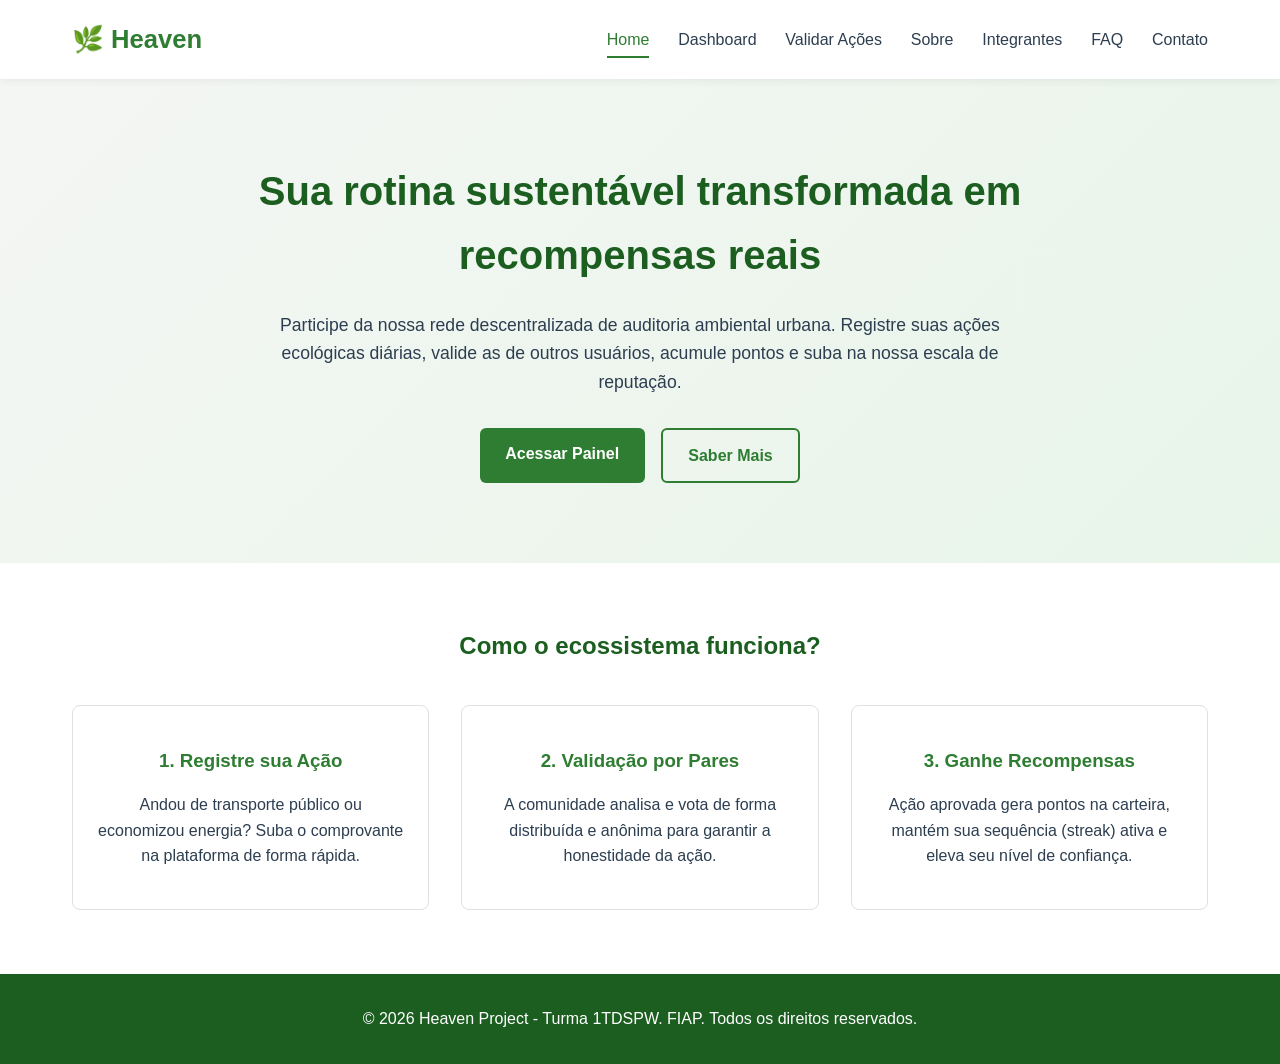
<file: index.html>
<!DOCTYPE html>
<html lang="pt-BR">
<head>
    <meta charset="UTF-8">
    <meta name="viewport" content="width=device-width, initial-scale=1.0">
    <title>Heaven - Gamificação Sustentável</title>
    <link rel="stylesheet" href="css/style.css">
</head>

<body>

    <header>
        <nav class="nav-container">
            <a href="index.html" class="logo">🌿 Heaven</a>

            <button class="menu-toggle" aria-label="Abrir Menu" aria-expanded="false">
                <span></span>
                <span></span>
                <span></span>
            </button>
            <ul class="nav-menu">
                <li><a href="index.html" class="active">Home</a></li>
                <li><a href="paginas/solucao-dashboard.html">Dashboard</a></li>
                <li><a href="paginas/solucao-validar.html">Validar Ações</a></li>
                <li><a href="paginas/sobre.html">Sobre</a></li>
                <li><a href="paginas/integrantes.html">Integrantes</a></li>
                <li><a href="paginas/faq.html">FAQ</a></li>
                <li><a href="paginas/contato.html">Contato</a></li>
            </ul>
        </nav>
    </header>

    <main>
        <section class="hero-section">
            <div class="hero-content">
                <h1>Sua rotina sustentável transformada em recompensas reais</h1>

                <p>
                    Participe da nossa rede descentralizada de auditoria ambiental urbana.
                    Registre suas ações ecológicas diárias, valide as de outros usuários,
                    acumule pontos e suba na nossa escala de reputação.
                </p>

                <div class="hero-buttons">
                    <a href="paginas/solucao-dashboard.html" class="btn btn-primary">Acessar Painel</a>
                    <a href="paginas/sobre.html" class="btn btn-secondary">Saber Mais</a>
                </div>
            </div>
        </section>

        <section class="features-section">
            <h2>Como o ecossistema funciona?</h2>

            <div class="features-grid">
                <article class="feature-card">
                    <h3>1. Registre sua Ação</h3>
                    <p>
                        Andou de transporte público ou economizou energia?
                        Suba o comprovante na plataforma de forma rápida.
                    </p>
                </article>

                <article class="feature-card">
                    <h3>2. Validação por Pares</h3>
                    <p>
                        A comunidade analisa e vota de forma distribuída e anônima
                        para garantir a honestidade da ação.
                    </p>
                </article>

                <article class="feature-card">
                    <h3>3. Ganhe Recompensas</h3>
                    <p>
                        Ação aprovada gera pontos na carteira, mantém sua sequência
                        (streak) ativa e eleva seu nível de confiança.
                    </p>
                </article>
            </div>
        </section>
    </main>

    <footer>
        <p>&copy; 2026 Heaven Project - Turma 1TDSPW. FIAP. Todos os direitos reservados.</p>
    </footer>

    <script src="js/main.js"></script>
</body>
</html>
</file>
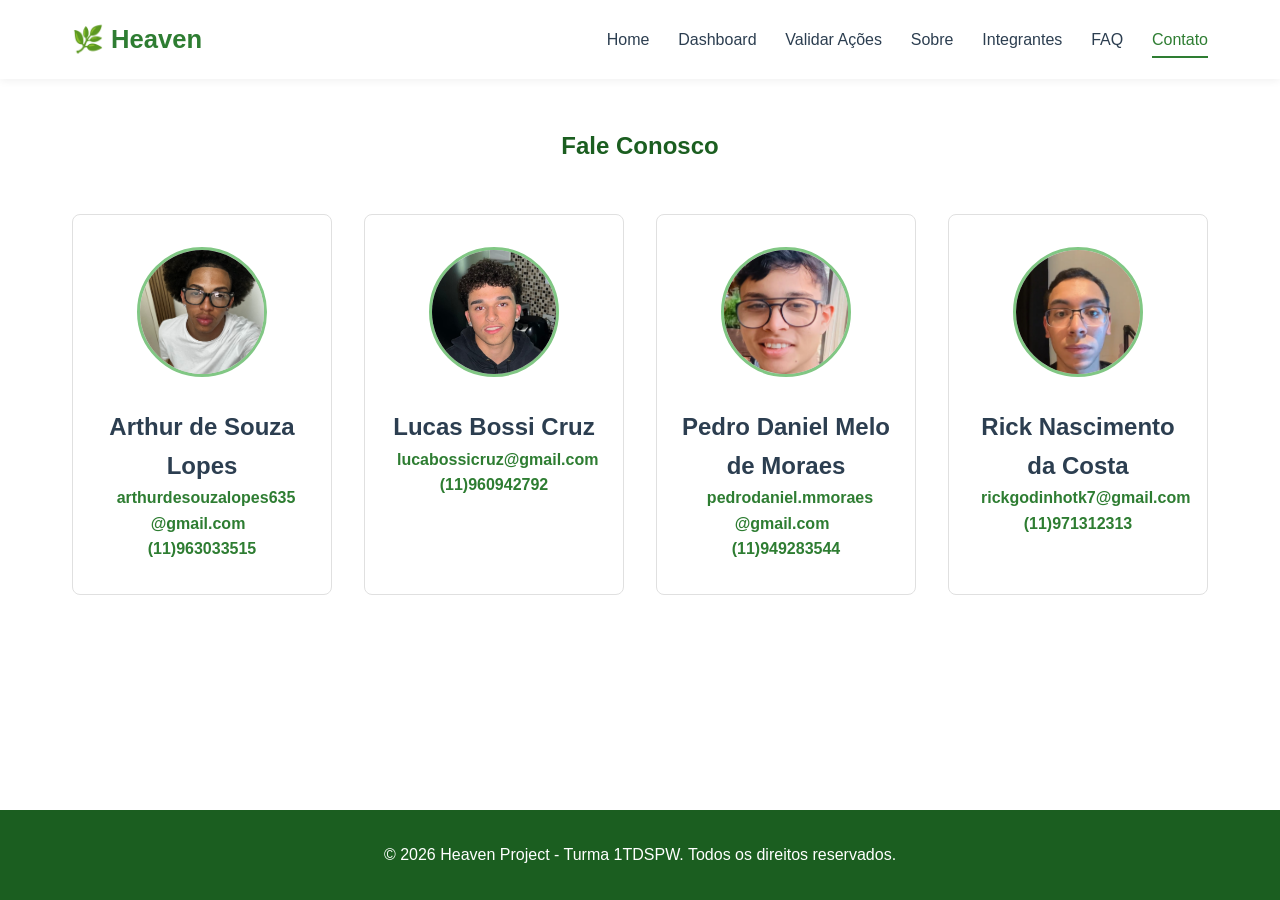
<file: paginas/contato.html>
<!DOCTYPE html>
<html lang="pt-BR">

<head>
    <meta charset="UTF-8">
    <meta name="viewport" content="width=device-width, initial-scale=1.0">
    <title>Heaven - Contato</title>

    <link rel="stylesheet" href="../css/style.css">

    <style>
        /* CSS focado na página de integrantes, sem quebrar separação de arquivos */

        .grid-equipe {
            display: grid;
            grid-template-columns: repeat(auto-fit, minmax(240px, 1fr));
            gap: 2rem;
            max-width: 1200px;
            margin: 3rem auto;
            padding: 0 2rem;
        }

        .card-integrante {
            border: 1px solid var(--gray-border);
            border-radius: 8px;
            padding: 2rem 1.5rem;
            text-align: center;
            background-color: var(--white);
            transition: var(--transition);
        }

        .card-integrante:hover {
            box-shadow: 0 8px 16px rgba(0, 0, 0, 0.06);
        }

        .foto-perfil {
            width: 130px;
            height: 130px;
            border-radius: 50%;
            background-color: #ddd;
            /* Placeholder caso estejam sem foto no momento */
            
            margin: 0 auto 1.5rem;
            object-fit: cover;
            border: 3px solid var(--secondary-color);
        }

        .links-sociais a {
            margin: 0 0.5rem;
            color: var(--primary-color);
            text-decoration: none;
            font-weight: 600;
        }

        .links-sociais a:hover {
            color: var(--dark-color);
        }
    </style>
</head>

<body>

    <header>
        <nav class="nav-container">
            <a href="../index.html" class="logo">🌿 Heaven</a>

            <button class="menu-toggle" aria-label="Abrir Menu">
                <span></span>
                <span></span>
                <span></span>
            </button>

            <ul class="nav-menu">
                <li><a href="../index.html">Home</a></li>
                <li><a href="solucao-dashboard.html">Dashboard</a></li>
                <li><a href="solucao-validar.html">Validar Ações</a></li>
                <li><a href="sobre.html">Sobre</a></li>
                <li><a href="integrantes.html">Integrantes</a></li>
                <li><a href="faq.html">FAQ</a></li>
                <li><a href="contato.html" class="active">Contato</a></li>
            </ul>
        </nav>
    </header>

    <main>

        <section style="text-align: center; padding: 3rem 2rem 0;">
            <h1 style="color: var(--dark-color);">Fale Conosco</h1>
        </section>

        <div class="grid-equipe">

            <article class="card-integrante">
                <img src="../img/Image.jfif" alt="Arthur de Souza Lopes" class="foto-perfil">

                <h2>Arthur de Souza Lopes</h2>
                    <p>
                        
                    </p>
                <div class="links-sociais">
                <a> arthurdesouzalopes635
                    @gmail.com</a>
                    <a>(11)963033515 </a>    
                </div>
            </article>

            <article class="card-integrante">
                <img src="../img/eu lindo.png" alt="Lucas Bossi Cruz" class="foto-perfil">

                <h2>Lucas Bossi Cruz</h2>

                <div class="links-sociais">
                    <a>lucabossicruz@gmail.com</a>
                    <a>(11)960942792 </a>
                </div>
            </article>

            <article class="card-integrante">
                <img src="../img/nielda.webp" alt="Pedro Daniel Melo de Moraes" class="foto-perfil">

                <h2>Pedro Daniel Melo de Moraes</h2>

                <div class="links-sociais">
                    <a>pedrodaniel.mmoraes
                        @gmail.com</a>
                        <a>(11)949283544</a>
                </div>
            </article>

            <article class="card-integrante">
                <img src="../img/Image(Rick).jfif" alt="Rick Nascimento da Costa" class="foto-perfil">

                <h2>Rick Nascimento da Costa</h2>

                <div class="links-sociais">
                    <a>rickgodinhotk7@gmail.com</a>
                    <a>(11)971312313</a>
                </div>
            </article>

        </div>
    </main>

    <footer>
        <p>
            &copy; 2026 Heaven Project - Turma 1TDSPW.
            Todos os direitos reservados.
        </p>
    </footer>

    <script src="../js/main.js"></script>

</body>
</html>
</file>
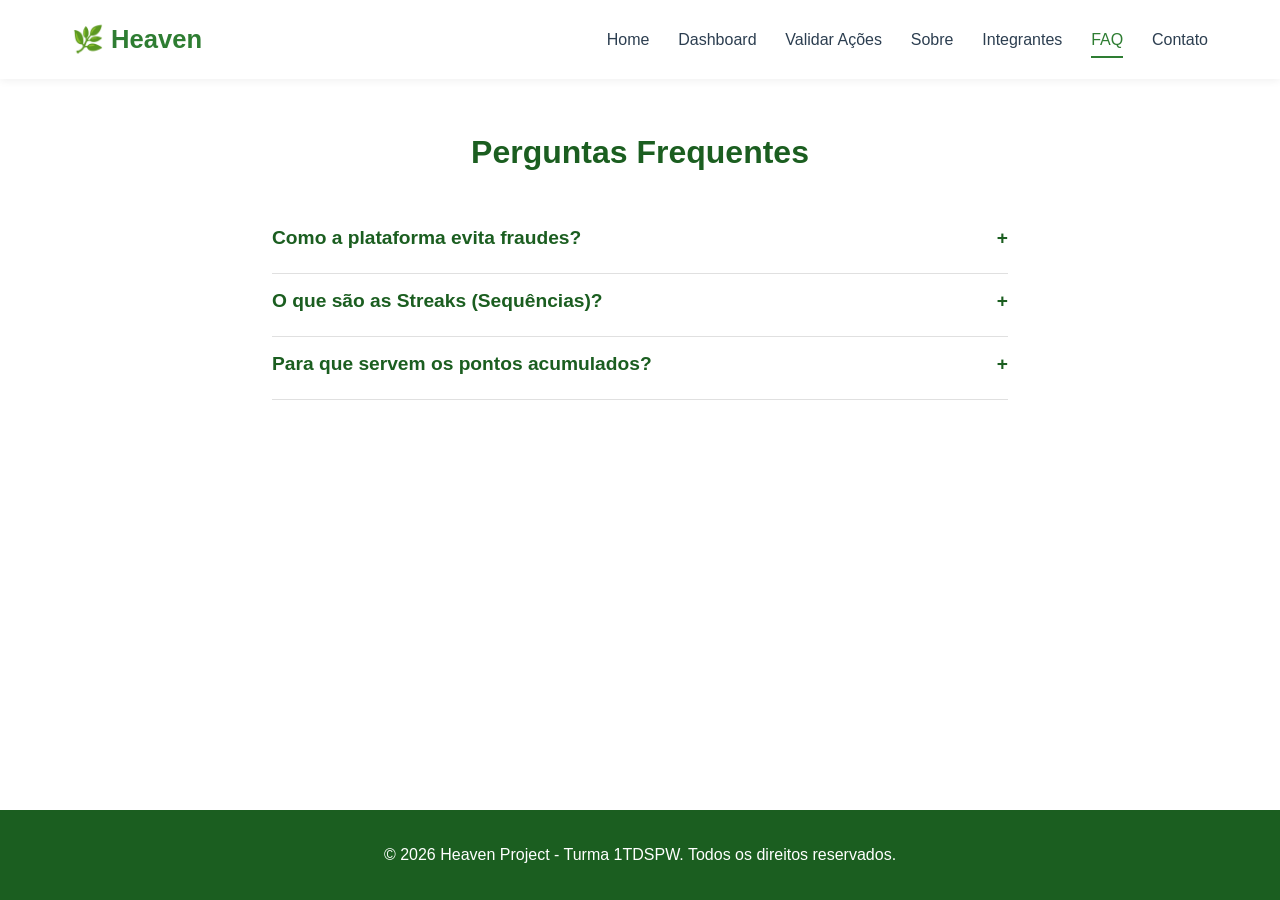
<file: paginas/faq.html>
<!DOCTYPE html>
<html lang="pt-BR">

<head>
    <meta charset="UTF-8">
    <meta name="viewport" content="width=device-width, initial-scale=1.0">
    <title>Heaven - FAQ</title>

    <link rel="stylesheet" href="../css/style.css">

    <style>
        .faq-container {
            max-width: 800px;
            margin: 3rem auto;
            padding: 0 2rem;
        }

        .faq-item {
            border-bottom: 1px solid var(--gray-border);
            padding: 1rem 0;
        }

        .faq-pergunta {
            background: none;
            border: none;
            width: 100%;
            text-align: left;
            font-size: 1.2rem;
            font-weight: 600;
            color: var(--dark-color);
            cursor: pointer;
            display: flex;
            justify-content: space-between;
            align-items: center;
        }

        .faq-resposta {
            max-height: 0;
            overflow: hidden;
            transition: max-height 0.3s ease-out;
            color: #555;
            margin-top: 0.5rem;
        }

        .faq-resposta.open {
            max-height: 200px;
        }
    </style>
</head>

<body>
    <header>
        <nav class="nav-container">
            <a href="../index.html" class="logo">🌿 Heaven</a>

            <button class="menu-toggle" aria-label="Abrir Menu">
                <span></span>
                <span></span>
                <span></span>
            </button>

            <ul class="nav-menu">
                <li><a href="../index.html">Home</a></li>
                <li><a href="solucao-dashboard.html">Dashboard</a></li>
                <li><a href="solucao-validar.html">Validar Ações</a></li>
                <li><a href="sobre.html">Sobre</a></li>
                <li><a href="integrantes.html">Integrantes</a></li>
                <li><a href="faq.html" class="active">FAQ</a></li>
                <li><a href="contato.html">Contato</a></li>
            </ul>
        </nav>
    </header>

    <main class="faq-container">
        <h1 style="color: var(--dark-color); margin-bottom: 2rem; text-align: center;">
            Perguntas Frequentes
        </h1>

        <div class="faq-item">
            <button class="faq-pergunta">
                Como a plataforma evita fraudes?
                <span>+</span>
            </button>

            <div class="faq-resposta">
                <p>
                    Nenhuma validação é feita por um único usuário. Cada ação passa por um
                    comitê aleatório e anônimo. Além disso, usuários que tentam aprovar
                    fraudes perdem pontuação de reputação, diminuindo o peso dos seus
                    votos futuros.
                </p>
            </div>
        </div>

        <div class="faq-item">
            <button class="faq-pergunta">
                O que são as Streaks (Sequências)?
                <span>+</span>
            </button>

            <div class="faq-resposta">
                <p>
                    As Streaks contam quantos dias seguidos você registrou pelo menos
                    uma ação sustentável na plataforma. Manter sequências altas
                    multiplica os pontos recebidos pelas suas atividades cotidianas.
                </p>
            </div>
        </div>

        <div class="faq-item">
            <button class="faq-pergunta">
                Para que servem os pontos acumulados?
                <span>+</span>
            </button>

            <div class="faq-resposta">
                <p>
                    Os pontos representam o seu impacto ecológico gerado e, futuramente,
                    poderão ser trocados por descontos em passagens de transporte público,
                    serviços parceiros e produtos ecorresponsáveis.
                </p>
            </div>
        </div>
    </main>

    <footer>
        <p>
            &copy; 2026 Heaven Project - Turma 1TDSPW. Todos os direitos reservados.
        </p>
    </footer>

    <script src="../js/main.js"></script>

    <script>
        // Lógica do Accordion do FAQ (JavaScript interativo)
        document.querySelectorAll('.faq-pergunta').forEach(botao => {
            botao.addEventListener('click', () => {
                const resposta = botao.nextElementSibling;

                resposta.classList.toggle('open');

                botao.querySelector('span').textContent =
                    resposta.classList.contains('open') ? '−' : '+';
            });
        });
    </script>

</body>
</html>
</file>
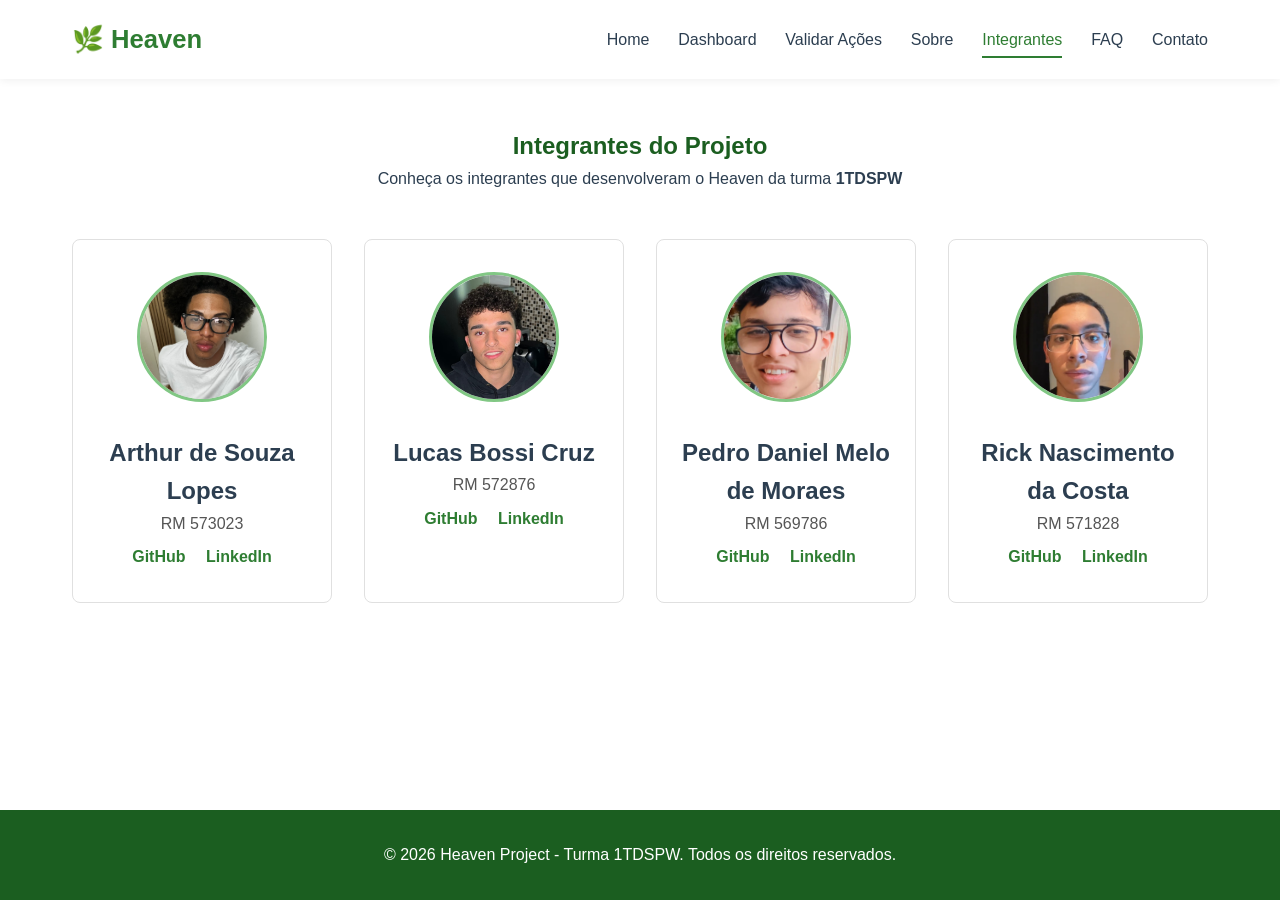
<file: paginas/integrantes.html>
<!DOCTYPE html>
<html lang="pt-BR">

<head>
    <meta charset="UTF-8">
    <meta name="viewport" content="width=device-width, initial-scale=1.0">
    <title>Heaven - Integrantes</title>
    <link rel="stylesheet" href="../css/style.css">

    <style>
        /* CSS focado na página de integrantes, sem quebrar separação de arquivos */

        .grid-equipe {
            display: grid;
            grid-template-columns: repeat(auto-fit, minmax(240px, 1fr));
            gap: 2rem;
            max-width: 1200px;
            margin: 3rem auto;
            padding: 0 2rem;
        }

        .card-integrante {
            border: 1px solid var(--gray-border);
            border-radius: 8px;
            padding: 2rem 1.5rem;
            text-align: center;
            background-color: var(--white);
            transition: var(--transition);
        }

        .card-integrante:hover {
            box-shadow: 0 8px 16px rgba(0, 0, 0, 0.06);
        }

        .foto-perfil {
            width: 130px;
            height: 130px;
            border-radius: 50%;
            background-color: #ddd; /* Placeholder caso estejam sem foto no momento */
            margin: 0 auto 1.5rem;
            object-fit: cover;
            border: 3px solid var(--secondary-color);
        }

        .links-sociais a {
            margin: 0 0.5rem;
            color: var(--primary-color);
            text-decoration: none;
            font-weight: 600;
        }

        .links-sociais a:hover {
            color: var(--dark-color);
        }
    </style>
</head>

<body>

    <header>
        <nav class="nav-container">
            <a href="../index.html" class="logo">🌿 Heaven</a>

            <button class="menu-toggle" aria-label="Abrir Menu">
                <span></span>
                <span></span>
                <span></span>
            </button>
            <ul class="nav-menu">
                <li><a href="../index.html">Home</a></li>
                <li><a href="solucao-dashboard.html">Dashboard</a></li>
                <li><a href="solucao-validar.html">Validar Ações</a></li>
                <li><a href="sobre.html">Sobre</a></li>
                <li><a href="integrantes.html" class="active">Integrantes</a></li>
                <li><a href="faq.html">FAQ</a></li>
                <li><a href="contato.html">Contato</a></li>
            </ul>
        </nav>
    </header>

    <main>
        <section style="text-align: center; padding: 3rem 2rem 0;">
            <h1 style="color: var(--dark-color);">Integrantes do Projeto</h1>
            <p>Conheça os integrantes que desenvolveram o Heaven da turma <b>1TDSPW</b></p>
        </section>

        <div class="grid-equipe">

            <article class="card-integrante">
                <img src="../img/Image.jfif" alt="Arthur de Souza Lopes" class="foto-perfil">
                <h2>Arthur de Souza Lopes</h2>
                <p style="color: #555; margin-bottom: 0.5rem;">RM 573023</p>
                
                <div class="links-sociais">
                    <a href="https://github.com/arthurlopes2007" target="_blank">GitHub</a>
                    <a href="https://www.linkedin.com/in/arthur-souza-lopes-037112346/">LinkedIn</a>
                </div>
            </article>

            <article class="card-integrante">
                <img src="../img/eu lindo.png" alt="Lucas Bossi Cruz" class="foto-perfil">
                <h2>Lucas Bossi Cruz</h2>
                <p style="color: #555; margin-bottom: 0.5rem;">RM 572876</p>

                <div class="links-sociais">
                    <a href="https://github.com/bsscrz" target="_blank">GitHub</a>
                    <a href="https://www.linkedin.com/in/lucas-bossi-1a54443a3/">LinkedIn</a>
                </div>    
            </article>

            <article class="card-integrante">
                <img src="../img/nielda.webp" alt="Pedro Daniel Melo de Moraes" class="foto-perfil">
                <h2>Pedro Daniel Melo de Moraes</h2>
                <p style="color: #555; margin-bottom: 0.5rem;">RM 569786</p>

                <div class="links-sociais">
                    <a href="https://github.com/PedroDaniel7" target="_blank">GitHub</a>
                    <a href="https://www.linkedin.com/in/pedrodanielmoraes/">LinkedIn</a>
                </div>
            </article>

            <article class="card-integrante">
                <img src="../img/Image(Rick).jfif" alt="Rick Nascimento da Costa" class="foto-perfil">
                <h2>Rick Nascimento da Costa</h2>
                <p style="color: #555; margin-bottom: 0.5rem;">RM 571828</p>

                <div class="links-sociais">
                    <a href="https://github.com/rcostaa-dev" target="_blank">GitHub</a>
                    <a href="https://www.linkedin.com/in/rick-nascimento-b063733b6/">LinkedIn</a>
                </div>
            </article>

        </div>
    </main>

    <footer>
        <p>&copy; 2026 Heaven Project - Turma 1TDSPW. Todos os direitos reservados.</p>
    </footer>

    <script src="../js/main.js"></script>
</body>

</html>
</file>
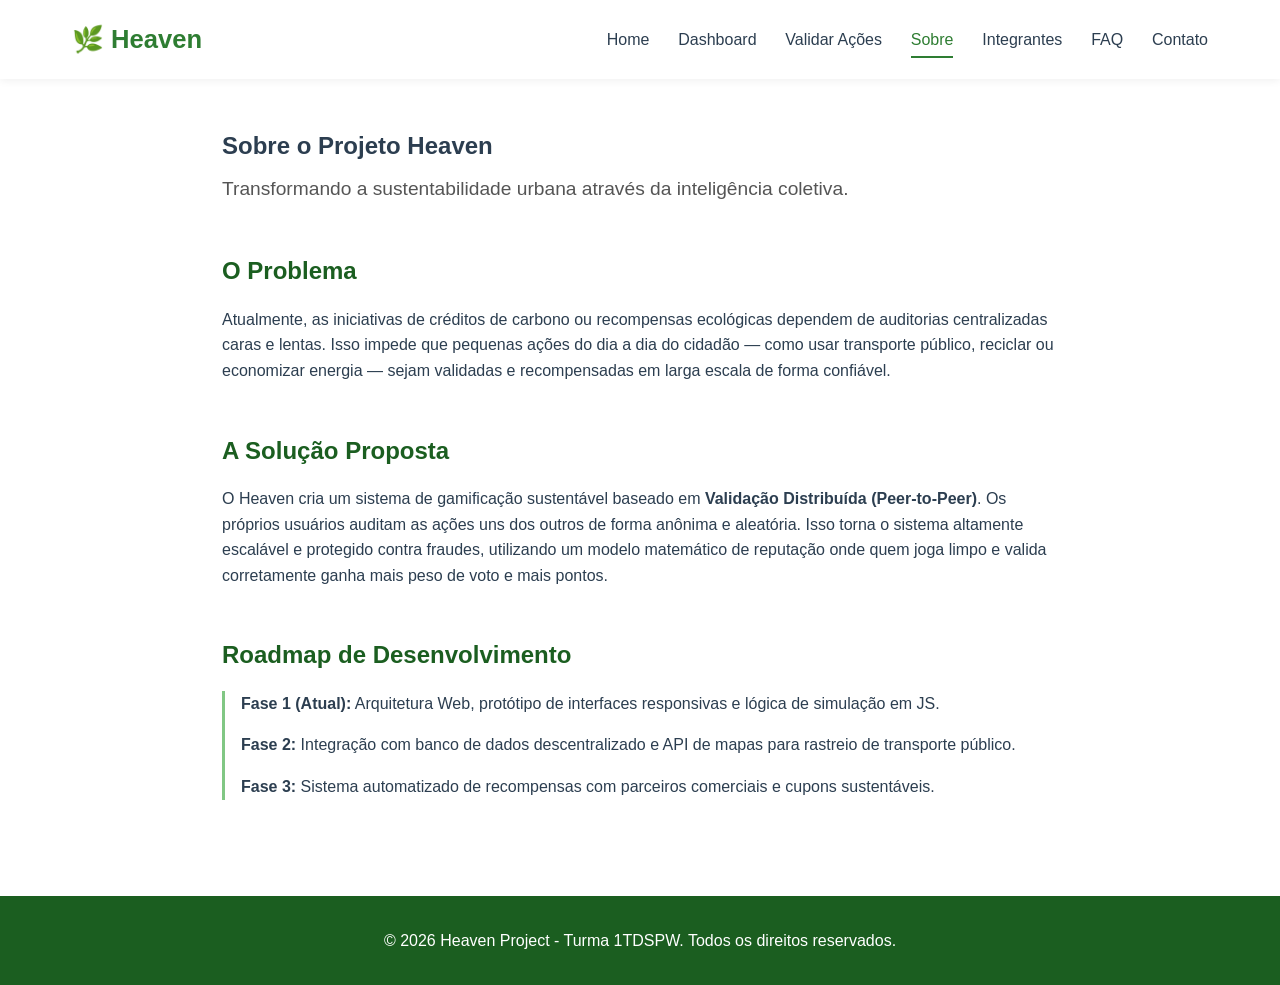
<file: paginas/sobre.html>
<!DOCTYPE html>
<html lang="pt-BR">

<head>
    <meta charset="UTF-8">
    <meta name="viewport" content="width=device-width, initial-scale=1.0">
    <title>Heaven - Sobre o Projeto</title>

    <link rel="stylesheet" href="../css/style.css">

    <style>
        .sobre-container {
            max-width: 900px;
            margin: 3rem auto;
            padding: 0 2rem;
        }

        .sobre-section {
            margin-bottom: 3rem;
        }

        .sobre-section h2 {
            color: var(--dark-color);
            margin-bottom: 1rem;
        }

        .roadmap-list {
            list-style: none;
            padding-left: 1rem;
            border-left: 3px solid var(--secondary-color);
        }

        .roadmap-list li {
            margin-bottom: 1rem;
            position: relative;
        }
    </style>
</head>

<body>

    <header>
        <nav class="nav-container">
            <a href="../index.html" class="logo">🌿 Heaven</a>

            <button class="menu-toggle" aria-label="Abrir Menu">
                <span></span>
                <span></span>
                <span></span>
            </button>

            <ul class="nav-menu">
                <li><a href="../index.html">Home</a></li>
                <li><a href="solucao-dashboard.html">Dashboard</a></li>
                <li><a href="solucao-validar.html">Validar Ações</a></li>
                <li><a href="sobre.html" class="active">Sobre</a></li>
                <li><a href="integrantes.html">Integrantes</a></li>
                <li><a href="faq.html">FAQ</a></li>
                <li><a href="contato.html">Contato</a></li>
            </ul>
        </nav>
    </header>

    <main class="sobre-container">

        <article class="sobre-section">
            <h1>Sobre o Projeto Heaven</h1>
            <p style="font-size: 1.2rem; margin-top: 0.5rem; color: #555;">
                Transformando a sustentabilidade urbana através da inteligência coletiva.
            </p>
        </article>

        <section class="sobre-section">
            <h2>O Problema</h2>
            <p>
                Atualmente, as iniciativas de créditos de carbono ou recompensas ecológicas dependem
                de auditorias centralizadas caras e lentas. Isso impede que pequenas ações do dia a
                dia do cidadão — como usar transporte público, reciclar ou economizar energia —
                sejam validadas e recompensadas em larga escala de forma confiável.
            </p>
        </section>

        <section class="sobre-section">
            <h2>A Solução Proposta</h2>
            <p>
                O Heaven cria um sistema de gamificação sustentável baseado em
                <b>Validação Distribuída (Peer-to-Peer)</b>. Os próprios usuários auditam as ações
                uns dos outros de forma anônima e aleatória. Isso torna o sistema altamente escalável
                e protegido contra fraudes, utilizando um modelo matemático de reputação onde quem
                joga limpo e valida corretamente ganha mais peso de voto e mais pontos.
            </p>
        </section>

        <section class="sobre-section">
            <h2>Roadmap de Desenvolvimento</h2>

            <ul class="roadmap-list">
                <li>
                    <strong>Fase 1 (Atual):</strong>
                    Arquitetura Web, protótipo de interfaces responsivas e lógica de simulação em JS.
                </li>

                <li>
                    <strong>Fase 2:</strong>
                    Integração com banco de dados descentralizado e API de mapas para rastreio de
                    transporte público.
                </li>

                <li>
                    <strong>Fase 3:</strong>
                    Sistema automatizado de recompensas com parceiros comerciais e cupons sustentáveis.
                </li>
            </ul>
        </section>

    </main>

    <footer>
        <p>
            &copy; 2026 Heaven Project - Turma 1TDSPW. Todos os direitos reservados.
        </p>
    </footer>

    <script src="../js/main.js"></script>

</body>
</html>
</file>
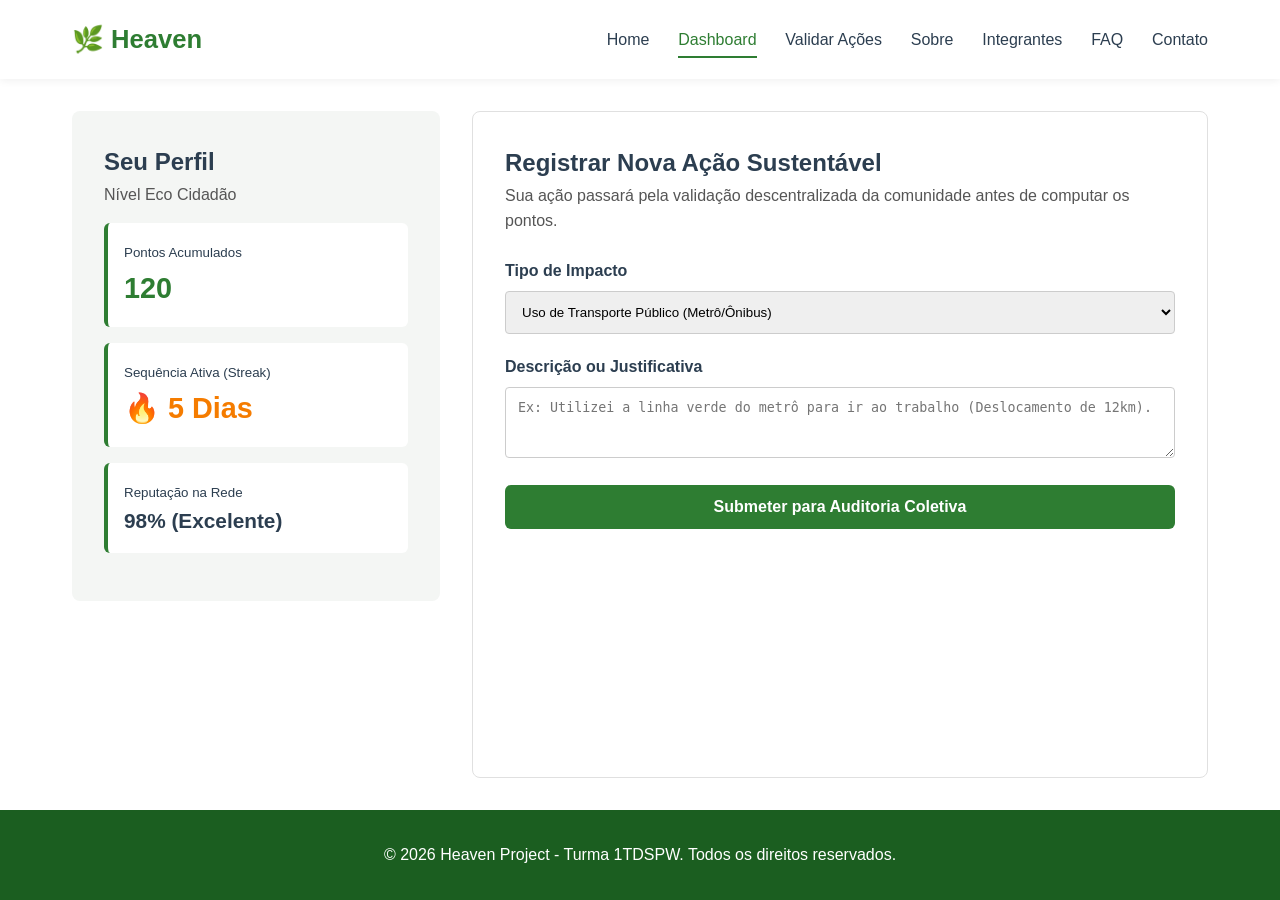
<file: paginas/solucao-dashboard.html>
<!DOCTYPE html>
<html lang="pt-BR">

<head>
    <meta charset="UTF-8">
    <meta name="viewport" content="width=device-width, initial-scale=1.0">
    <title>Heaven - Painel do Usuário</title>

    <link rel="stylesheet" href="../css/style.css">

    <style>
        .dash-grid {
            display: grid;
            grid-template-columns: 1fr 2fr;
            gap: 2rem;
            max-width: 1200px;
            margin: 2rem auto;
            padding:  0 2rem;
        }

        .sidebar-stats {
            background-color: var(--light-bg);
            padding: 2rem;
            border-radius: 8px;
            height: fit-content;
        }

        .stat-box {
            background: white;
            padding: 1rem;
            border-radius: 6px;
            margin-bottom: 1rem;
            border-left: 4px solid var(--primary-color);
        }

        .form-acao {
            border: 1px solid var(--gray-border);
            padding: 2rem;
            border-radius: 8px;
        }

        @media(max-width: 768px) {
            .dash-grid {
                grid-template-columns: 1fr;
            }
        }
    </style>
</head>

<body>

    <header>
        <nav class="nav-container">
            <a href="../index.html" class="logo">🌿 Heaven</a>

            <button class="menu-toggle" aria-label="Abrir Menu">
                <span></span>
                <span></span>
                <span></span>
            </button>

            <ul class="nav-menu">
                <li><a href="../index.html">Home</a></li>
                <li><a href="solucao-dashboard.html" class="active">Dashboard</a></li>
                <li><a href="solucao-validar.html">Validar Ações</a></li>
                <li><a href="sobre.html">Sobre</a></li>
                <li><a href="integrantes.html">Integrantes</a></li>
                <li><a href="faq.html">FAQ</a></li>
                <li><a href="contato.html">Contato</a></li>
            </ul>
        </nav>
    </header>

    <main class="dash-grid">

        <aside class="sidebar-stats">
            <h2>Seu Perfil</h2>

            <p style="margin-bottom: 1rem; color: #555;">
                Nível Eco Cidadão
            </p>

            <div class="stat-box">
                <small>Pontos Acumulados</small>
                <p
                    style="font-size: 1.8rem; font-weight: bold; color: var(--primary-color);"
                    id="txt-pontos">
                    120
                </p>
            </div>

            <div class="stat-box">
                <small>Sequência Ativa (Streak)</small>
                <p style="font-size: 1.8rem; font-weight: bold; color: #f57c00;">
                    🔥 5 Dias
                </p>
            </div>

            <div class="stat-box">
                <small>Reputação na Rede</small>
                <p style="font-size: 1.3rem; font-weight: bold;">
                    98% (Excelente)
                </p>
            </div>
        </aside>

        <section class="form-acao">
            <h2>Registrar Nova Ação Sustentável</h2>

            <p style="color: #555; margin-bottom: 1.5rem;">
                Sua ação passará pela validação descentralizada da comunidade
                antes de computar os pontos.
            </p>

            <form id="form-registro-acao">

                <div style="margin-bottom: 1.2rem;">
                    <label
                        style="display:block; font-weight:600; margin-bottom:0.5rem;">
                        Tipo de Impacto
                    </label>

                    <select
                        id="tipo-impacto"
                        style="width:100%; padding:0.75rem; border-radius:4px; border:1px solid #ccc;">

                        <option value="transporte">
                            Uso de Transporte Público (Metrô/Ônibus)
                        </option>

                        <option value="energia">
                            Redução de Consumo Elétrico (Evidência em Conta)
                        </option>

                        <option value="reciclagem">
                            Descarte Correto de Eletrônicos/Óleo
                        </option>
                    </select>
                </div>

                <div style="margin-bottom: 1.2rem;">
                    <label
                        style="display:block; font-weight:600; margin-bottom:0.5rem;">
                        Descrição ou Justificativa
                    </label>

                    <textarea
                        id="desc-acao"
                        rows="3"
                        style="width:100%; padding:0.75rem; border-radius:4px; border:1px solid #ccc;"
                        placeholder="Ex: Utilizei a linha verde do metrô para ir ao trabalho (Deslocamento de 12km)."></textarea>
                </div>

                <button
                    type="submit"
                    class="btn btn-primary"
                    style="width:100%;">
                    Submeter para Auditoria Coletiva
                </button>

                <div
                    id="msg-dashboard"
                    style="margin-top:1rem; font-weight:600;">
                </div>

            </form>
        </section>

    </main>

    <footer>
        <p>
            &copy; 2026 Heaven Project - Turma 1TDSPW.
            Todos os direitos reservados.
        </p>
    </footer>

    <script src="../js/main.js"></script>

    <script>
        // Script de simulação de submissão (Critério 9)

        document.getElementById('form-registro-acao')
            .addEventListener('submit', function (e) {
                e.preventDefault();

                const desc =
                    document.getElementById('desc-acao')
                        .value
                        .trim();

                const msg =
                    document.getElementById('msg-dashboard');

                if (!desc) {
                    msg.textContent =
                        "⚠️ Por favor, preencha a descrição com os detalhes da ação.";

                    msg.style.color = "red";
                    return;
                }

                msg.textContent =
                    "✅ Sucesso! Sua ação entrou na fila pendente. 3 validadores aleatórios estão revisando seu registro.";

                msg.style.color = "green";
                this.reset();
            });
    </script>

</body>
</html>
</file>
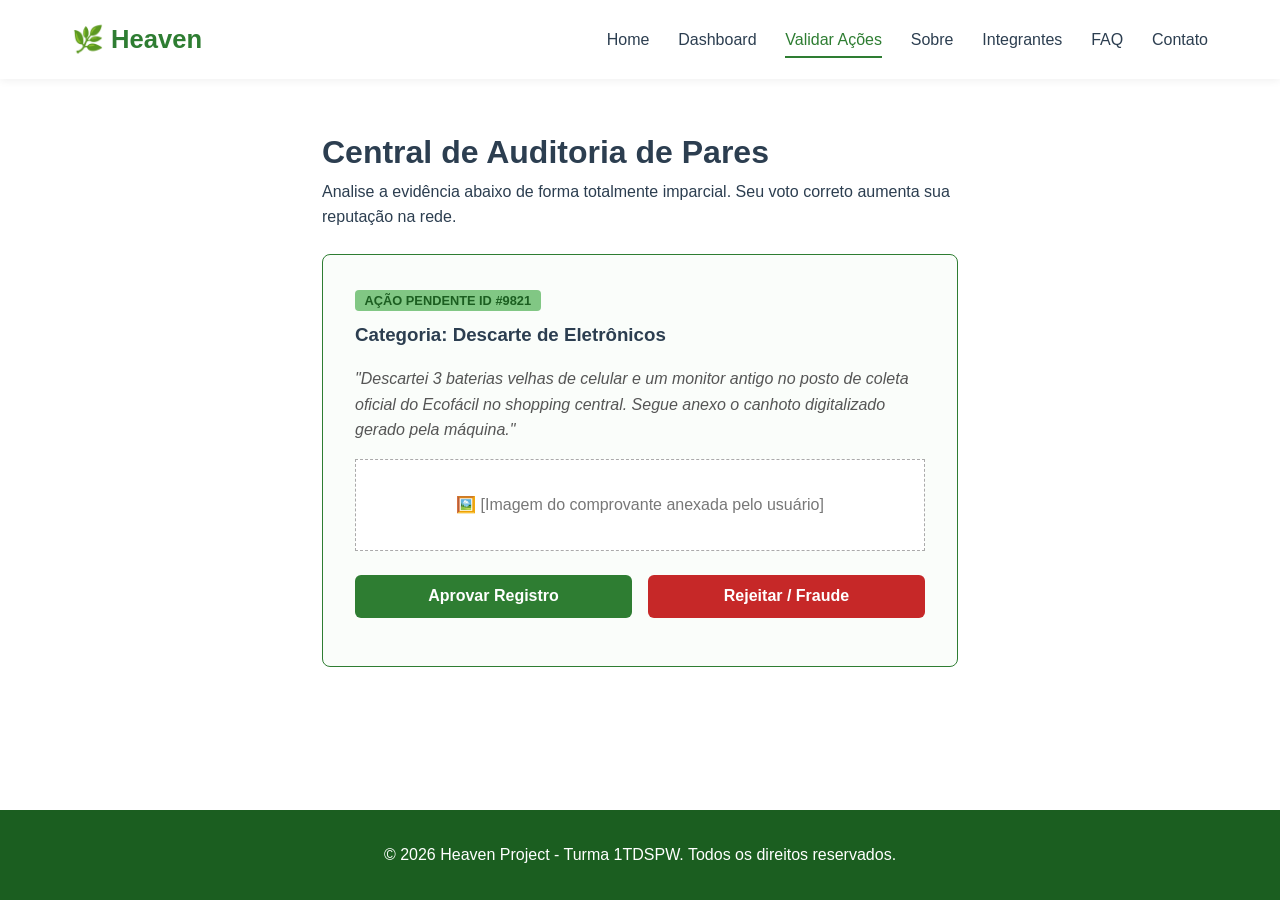
<file: paginas/solucao-validar.html>
<!DOCTYPE html>
<html lang="pt-BR">

<head>
    <meta charset="UTF-8">
    <meta name="viewport" content="width=device-width, initial-scale=1.0">
    <title>Heaven - Validar Ações</title>

    <link rel="stylesheet" href="../css/style.css">

    <style>
        .validar-container {
            max-width: 700px;
            margin: 3rem auto;
            padding: 0 2rem;
        }

        .card-auditoria {
            border: 1px solid var(--primary-color);
            padding: 2rem;
            border-radius: 8px;
            background-color: #fafdfa;
            margin-top:  1.5rem;
        }

        .botoes-auditoria {
            display: flex;
            gap: 1rem;
            margin-top: 1.5rem;
        }
    </style>
</head>

<body>

    <header>
        <nav class="nav-container">
            <a href="../index.html" class="logo">🌿 Heaven</a>

            <button class="menu-toggle" aria-label="Abrir Menu">
                <span></span>
                <span></span>
                <span></span>
            </button>

            <ul class="nav-menu">
                <li><a href="../index.html">Home</a></li>
                <li><a href="solucao-dashboard.html">Dashboard</a></li>
                <li><a href="solucao-validar.html" class="active">Validar Ações</a></li>
                <li><a href="sobre.html">Sobre</a></li>
                <li><a href="integrantes.html">Integrantes</a></li>
                <li><a href="faq.html">FAQ</a></li>
                <li><a href="contato.html">Contato</a></li>
            </ul>
        </nav>
    </header>

    <main class="validar-container">
        <h1>Central de Auditoria de Pares</h1>

        <p>
            Analise a evidência abaixo de forma totalmente imparcial.
            Seu voto correto aumenta sua reputação na rede.
        </p>

        <article class="card-auditoria" id="card-principal">

            <span
                style="background: var(--secondary-color); color: var(--dark-color); padding: 0.2rem 0.6rem; font-size: 0.8rem; font-weight: bold; border-radius: 4px;">
                AÇÃO PENDENTE ID #9821
            </span>

            <h3 style="margin-top: 0.5rem;">
                Categoria: Descarte de Eletrônicos
            </h3>

            <p style="margin: 1rem 0; font-style: italic; color: #555;">
                "Descartei 3 baterias velhas de celular e um monitor antigo
                no posto de coleta oficial do Ecofácil no shopping central.
                Segue anexo o canhoto digitalizado gerado pela máquina."
            </p>

            <div
                style="border: 1px dashed #aaa; padding: 2rem; text-align: center; color: #777; background: #fff;">

                🖼️ [Imagem do comprovante anexada pelo usuário]

            </div>

            <div class="botoes-auditoria">
                <button
                    class="btn btn-primary"
                    onclick="votarAcao(true)"
                    style="background-color: #2e7d32; flex: 1;">
                    Aprovar Registro
                </button>

                <button
                    class="btn btn-primary"
                    onclick="votarAcao(false)"
                    style="background-color: #c62828; flex: 1;">
                    Rejeitar / Fraude
                </button>
            </div>

            <div
                id="validacao-feedback"
                style="margin-top: 1rem; font-weight: bold; text-align: center;">
            </div>

        </article>
    </main>

    <footer>
        <p>
            &copy; 2026 Heaven Project - Turma 1TDSPW.
            Todos os direitos reservados.
        </p>
    </footer>

    <script src="../js/main.js"></script>
    <script src="../js/interacoes.js"></script>

</body>
</html>
</file>
<file: css/style.css>
/* --- VARIÁVEIS E CONFIGURAÇÕES GLOBAIS --- */

:root {
    --primary-color: #2e7d32;     /* Verde Sustentável */
    --secondary-color: #81c784;   /* Verde Claro */
    --dark-color: #1b5e20;        /* Verde Escuro */
    --light-bg: #f4f6f4;          /* Fundo claro cinza-esverdeado */
    --text-color: #2c3e50;        /* Cor do texto principal */
    --white: #ffffff;
    --gray-border: #e0e0e0;
    --transition: all 0.3s ease;
}

* {
    margin: 0;
    padding: 0;
    box-sizing: border-box;
}

body {
    font-family: 'Segoe UI', Tahoma, Geneva, Verdana, sans-serif;
    line-height: 1.6;
    color: var(--text-color);
    background-color: var(--white);
    display: flex;
    flex-direction: column;
    min-height: 100vh;
}

main {
    flex: 1;
}

/* --- HEADER E NAVEGAÇÃO --- */

header {
    background-color: var(--white);
    box-shadow: 0 2px 8px rgba(0, 0, 0, 0.06);
    position: sticky;
    top: 0;
    z-index: 1000;
}

.nav-container {
    display: flex;
    justify-content: space-between;
    align-items: center;
    max-width: 1200px;
    margin: 0 auto;
    padding: 1.2rem 2rem;
}

.logo {
    font-size: 1.6rem;
    font-weight: 700;
    color: var(--primary-color);
    text-decoration: none;
    display: flex;
    align-items: center;
}

.nav-menu {
    display: flex;
    list-style: none;
    gap: 1.8rem;
}

.nav-menu a {
    text-decoration: none;
    color: var(--text-color);
    font-weight: 500;
    transition: var(--transition);
    padding: 0.5rem 0;
}

.nav-menu a:hover,
.nav-menu a.active {
    color: var(--primary-color);
    border-bottom: 2px solid var(--primary-color);
}

.menu-toggle {
    display: none;
    flex-direction: column;
    gap: 5px;
    cursor: pointer;
    background: none;
    border: none;
}

.menu-toggle span {
    width: 25px;
    height: 3px;
    background-color: var(--primary-color);
    transition: var(--transition);
}

/* --- COMPONENTES REUTILIZÁVEIS (BOTÕES E CARDS) --- */

.btn {
    display: inline-block;
    padding: 0.8rem 1.6rem;
    font-size: 1rem;
    font-weight: 600;
    border-radius: 6px;
    text-decoration: none;
    cursor: pointer;
    transition: var(--transition);
    border: none;
}

.btn-primary {
    background-color: var(--primary-color);
    color: var(--white);
}

.btn-primary:hover {
    background-color: var(--dark-color);
}

.btn-secondary {
    background-color: transparent;
    color: var(--primary-color);
    border: 2px solid var(--primary-color);
}

.btn-secondary:hover {
    background-color: var(--primary-color);
    color: var(--white);
}

/* --- LAYOUT HOME (HERO E FEATURES) --- */

.hero-section {
    background: linear-gradient(135deg, var(--light-bg) 0%, #e8f5e9 100%);
    padding: 5rem 2rem;
    text-align: center;
}

.hero-content {
    max-width: 800px;
    margin: 0 auto;
}

.hero-content h1 {
    font-size: 2.5rem;
    color: var(--dark-color);
    margin-bottom: 1.5rem;
}

.hero-content p {
    font-size: 1.1rem;
    margin-bottom: 2rem;
}

.hero-buttons {
    display: flex;
    justify-content: center;
    gap: 1rem;
}

.features-section {
    max-width: 1200px;
    margin: 4rem auto;
    padding: 0 2rem;
    text-align: center;
}

.features-section h2 {
    color: var(--dark-color);
    margin-bottom: 2.5rem;
}

.features-grid {
    display: grid;
    grid-template-columns: repeat(auto-fit, minmax(280px, 1fr));
    gap: 2rem;
}

.feature-card {
    background: var(--white);
    padding: 2.5rem 1.5rem;
    border-radius: 8px;
    border: 1px solid var(--gray-border);
    transition: var(--transition);
}

.feature-card:hover {
    transform: translateY(-5px);
    box-shadow: 0 10px 20px rgba(0, 0, 0, 0.05);
}

.feature-card h3 {
    color: var(--primary-color);
    margin-bottom: 1rem;
}

/* --- FOOTER --- */

footer {
    background-color: var(--dark-color);
    color: var(--white);
    text-align: center;
    padding: 2rem;
    margin-top: auto;
}

/* --- RESPONSIVIDADE (MOBILE E TABLET) --- */

@media (max-width: 768px) {
    .menu-toggle {
        display: flex;
    }

    .nav-menu {
        display: none;
        flex-direction: column;
        position: absolute;
        top: 100%;
        left: 0;
        width: 100%;
        background-color: var(--white);
        box-shadow: 0 4px 12px rgba(0, 0, 0, 0.08);
        padding: 1.5rem 0;
        text-align: center;
        gap: 1rem;
    }

    .nav-menu.active {
        display: flex;
    }

    .nav-menu a {
        display: block;
        padding: 0.5rem 0;
    }

    .hero-content h1 {
        font-size: 2rem;
    }

    .hero-buttons {
        flex-direction: column;
        align-items: center;
    }

    .btn {
        width: 100%;
        max-width: 300px;
    }
}
</file>
